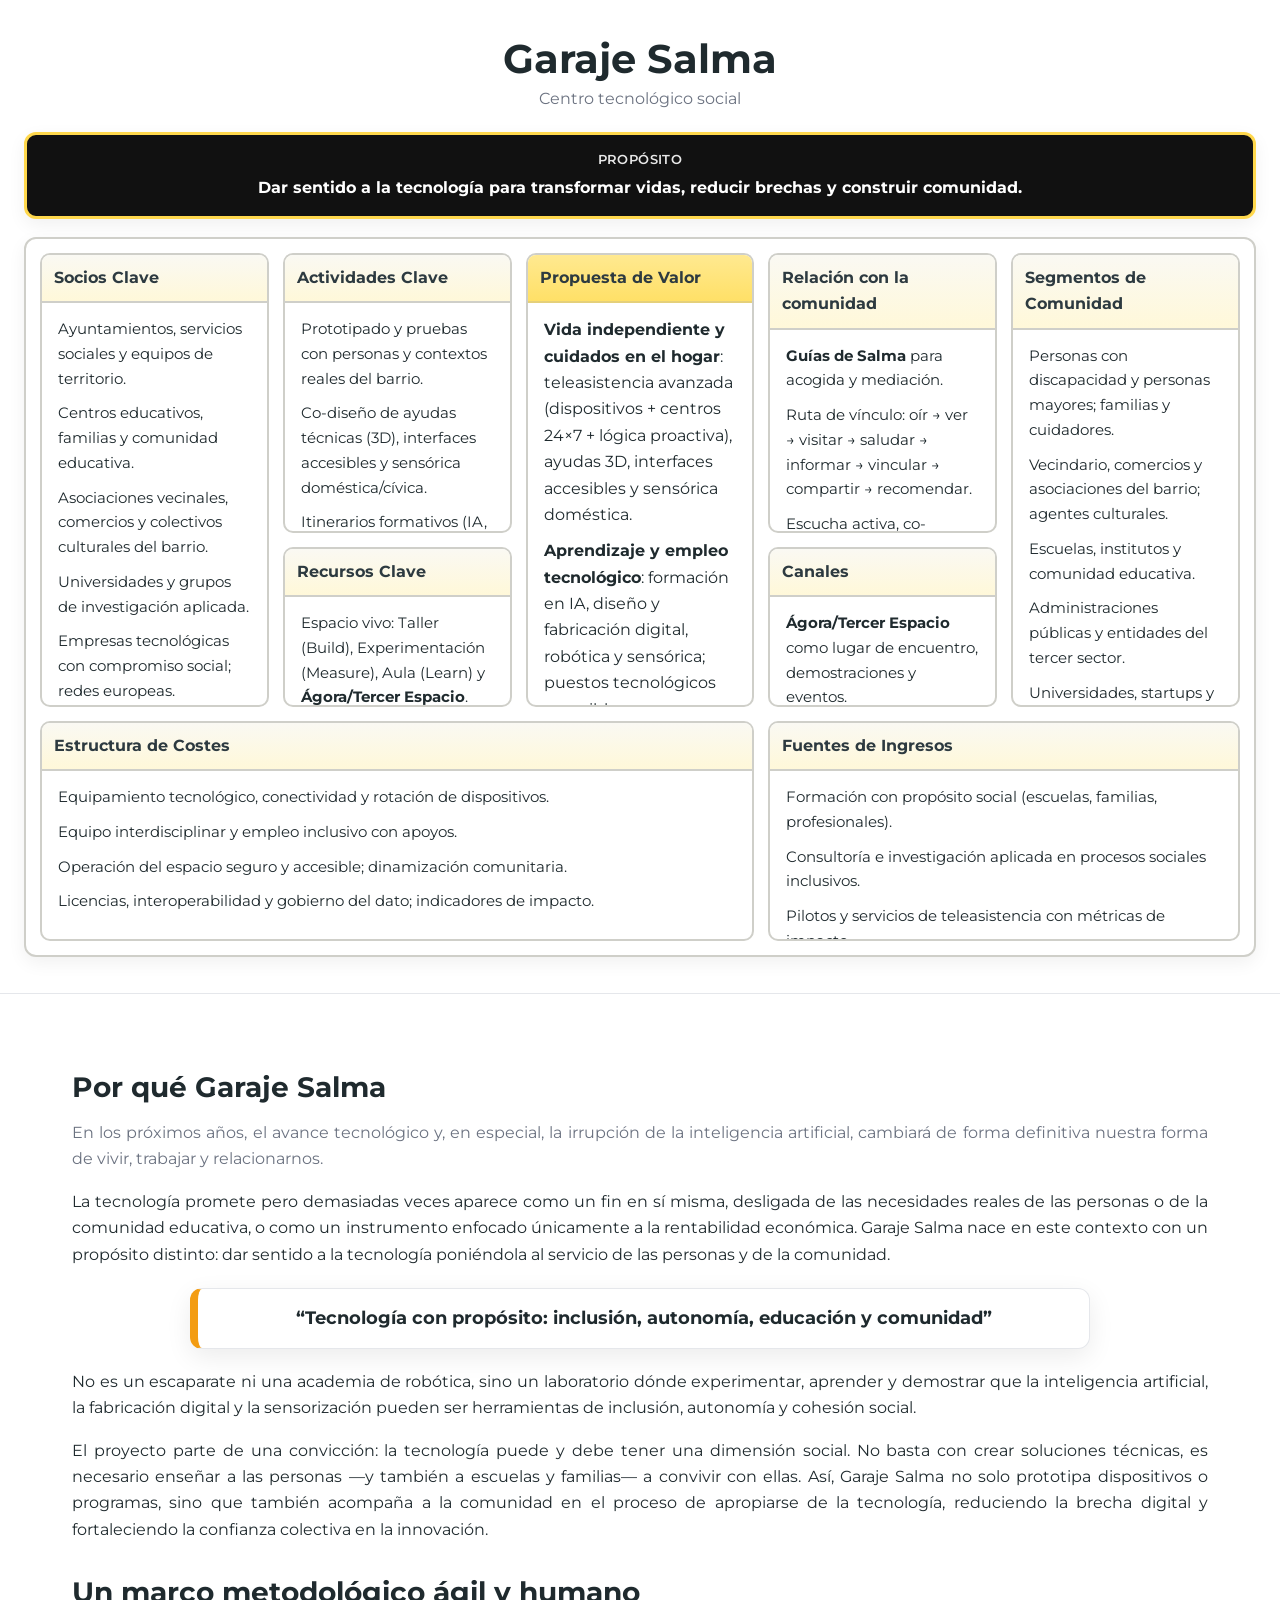
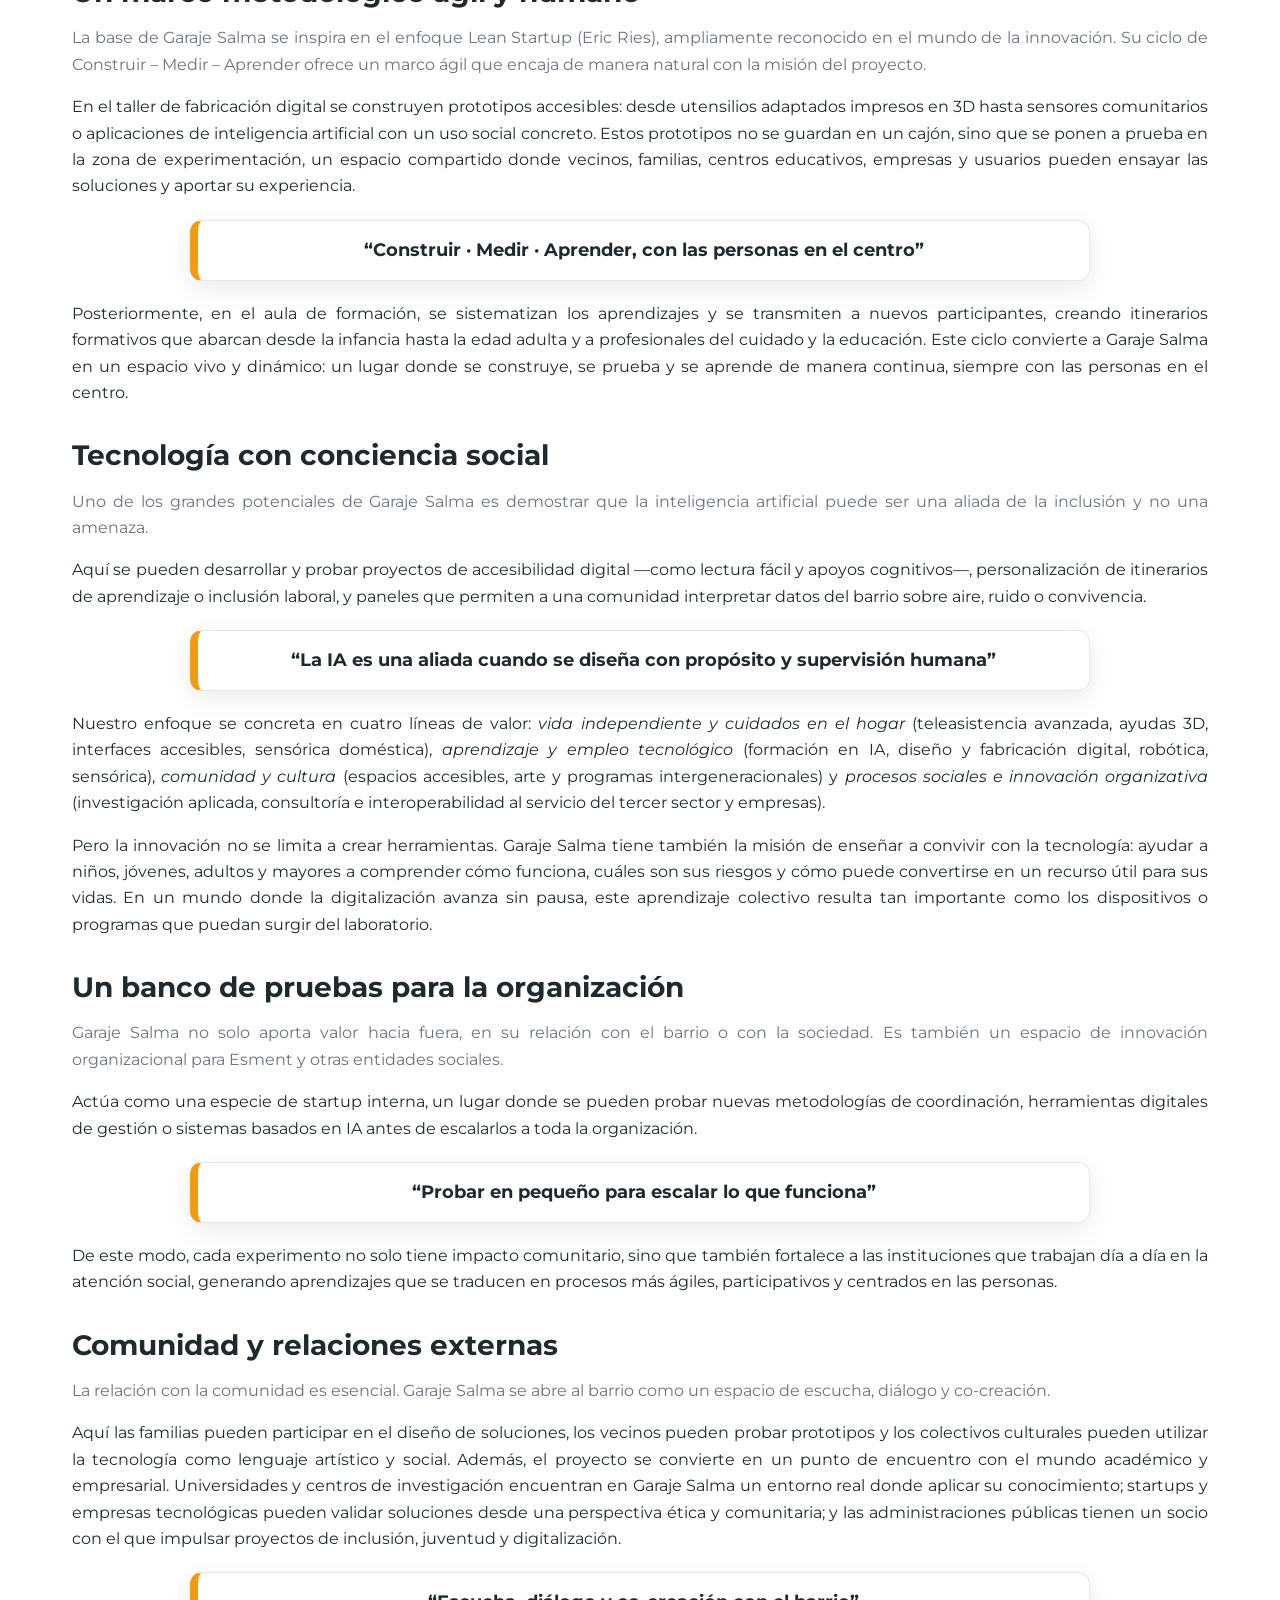
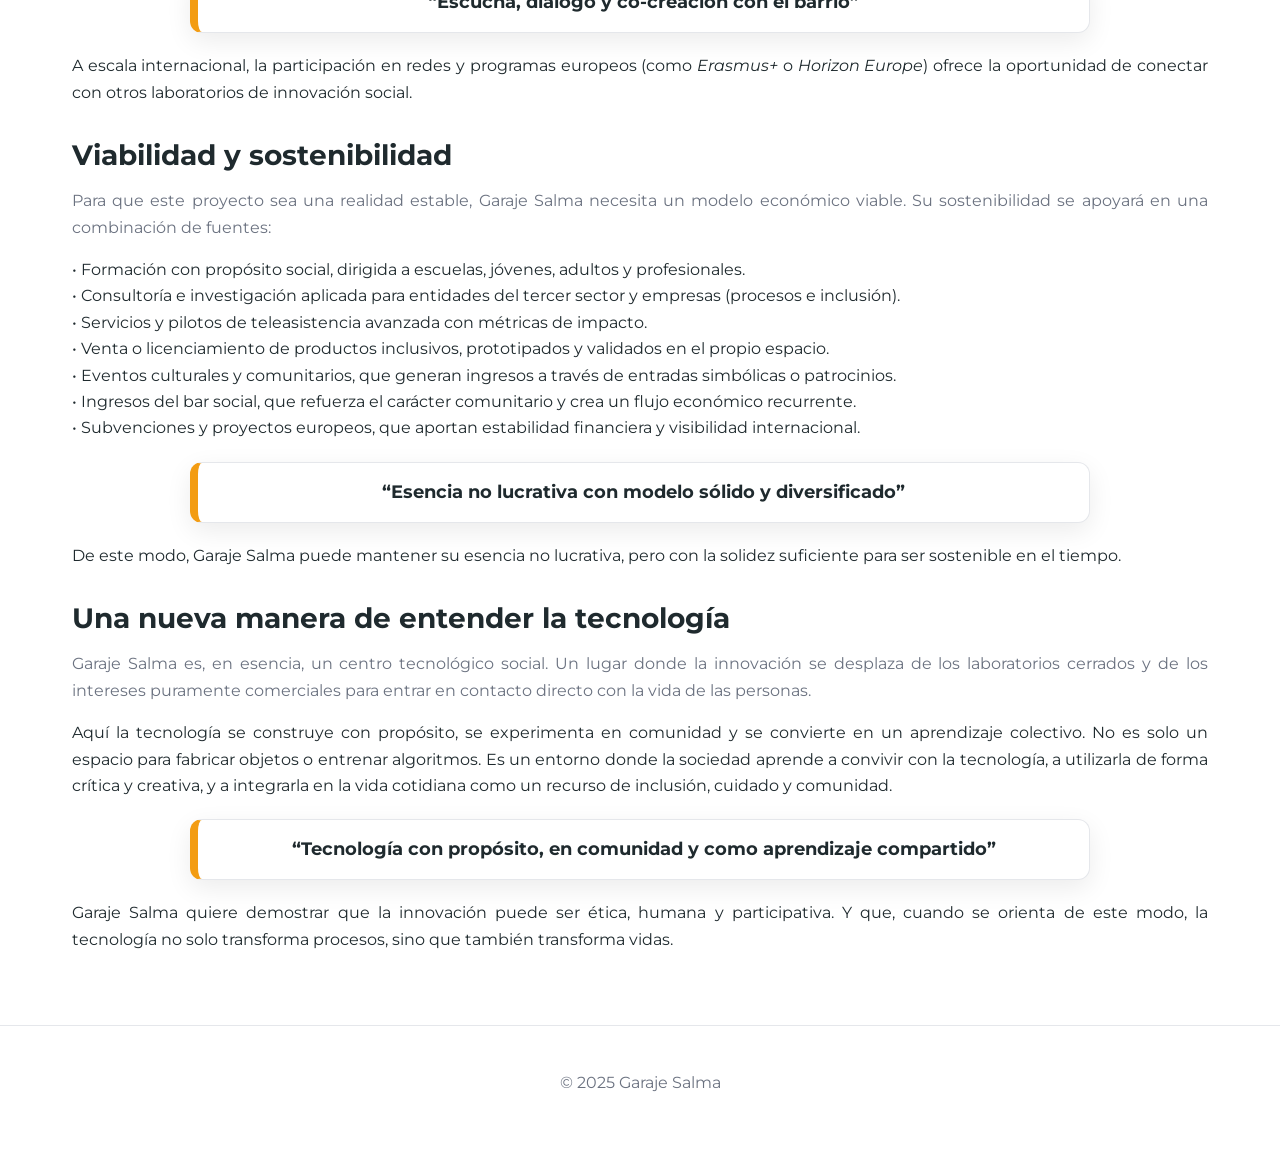
<file: index.html>
<!DOCTYPE html>
<html lang="es">
<head>
  <meta charset="utf-8"/>
  <meta name="viewport" content="width=device-width, initial-scale=1"/>
  <title>Garaje Salma · Presentación</title>

  <!-- Evitar indexación -->
  <meta name="robots" content="noindex, nofollow, noarchive, noimageindex"/>
  <meta name="googlebot" content="noindex, nofollow, noarchive, noimageindex"/>

  <link rel="preconnect" href="https://fonts.googleapis.com"/>
  <link rel="preconnect" href="https://fonts.gstatic.com" crossorigin/>
  <link href="https://fonts.googleapis.com/css2?family=Montserrat:wght@400;600;700&display=swap" rel="stylesheet"/>

  <style>
    /* ============================================================
       BASE
       ============================================================ */
    :root{
      --bg:#f5f6f7;
      --ink:#1f2a2e;
      --muted:#6b7280;
      --brand:#f39c12;        /* Amarillo Esment */
      --stroke:#e5e7eb;
      --card:#ffffff;
      --shadow:0 8px 26px rgba(0,0,0,.08);

      /* Variables del CANVAS original */
      --canvas-bg:#ffffff;
      --canvas-stroke:#cfcfc9;
      --canvas-brand:#FFD84D; /* Amarillo del canvas original */
      --canvas-shadow:0 6px 18px rgba(0,0,0,.06);
    }
    *{box-sizing:border-box}
    html,body{height:100%}
    body{
      margin:0; background:var(--bg); color:var(--ink);
      font:16px/1.65 'Montserrat', system-ui, -apple-system, Segoe UI, Roboto, sans-serif;
      -webkit-font-smoothing:antialiased; -moz-osx-font-smoothing:grayscale;
    }

    /* ============================================================
       CABECERA · TÍTULO + PROPÓSITO + CANVAS FULL-BLEED
       ============================================================ */
    header.hero-canvas{
      position:relative; width:100vw; min-height:100vh; margin:0; padding:0 0 12px 0;
      display:flex; flex-direction:column; justify-content:flex-start; align-items:stretch;
      background:#fff;
    }
    .hero-title{
      width:calc(100% - 48px); margin:18px auto 0; padding:18px 0 6px;
      text-align:center;
    }
    .hero-title h1{
      margin:0 0 4px; font-size:40px; line-height:1.15;
    }
    .hero-title .sub{color:var(--muted); margin:0}
    /* Tira de propósito (estilo canvas) */
    .purpose-strip{
      background:#111; color:#fff; border:3px solid var(--canvas-brand); border-radius:12px;
      padding:14px 18px; font-weight:700; text-align:center; box-shadow:var(--canvas-shadow);
      width:calc(100% - 48px); margin:14px auto 18px;
    }
    .purpose-strip small{
      display:block; font-weight:600; letter-spacing:.4px; opacity:.9; text-transform:uppercase; margin-bottom:4px
    }

    /* =================== CANVAS (exacto) =================== */
    .bmc-grid{
      display:grid; gap:14px;
      grid-template-columns: repeat(5, 1fr);
      grid-template-rows: 280px 160px 220px;
      grid-template-areas:
        "partners activities value relationships segments"
        "partners resources  value channels       segments"
        "costs    costs     costs revenues       revenues";
      border:2px solid var(--canvas-stroke); padding:14px; background:var(--canvas-bg);
      box-shadow:var(--canvas-shadow); border-radius:12px;
      width:calc(100% - 48px); margin:0 auto 24px;
    }
    .cell{border:2px solid var(--canvas-stroke); border-radius:10px; background:#fff; display:flex; flex-direction:column; overflow:hidden}
    .cell .title{padding:10px 12px; font-weight:700; color:#2d3a40; border-bottom:2px solid var(--canvas-stroke); background:linear-gradient(180deg,#faf9f3,#fff8d9)}
    .cell .content{padding:14px 16px; overflow:auto; font-size:15px}
    .cell .content p{margin:0 0 10px 0}

    .partners{grid-area:partners}
    .activities{grid-area:activities}
    .resources{grid-area:resources}
    .value{grid-area:value}
    .relationships{grid-area:relationships}
    .segments{grid-area:segments}
    .channels{grid-area:channels}
    .costs{grid-area:costs}
    .revenues{grid-area:revenues}

    .value .title{background:linear-gradient(180deg,#ffe990,#ffe067); border-bottom-color:#e5d07a}
    .value .content{font-size:16px}

    @media (max-width: 1000px){
      .bmc-grid{grid-template-columns:1fr; grid-template-rows:auto; grid-template-areas:none}
    }

    /* ============================================================
       RELATO A ANCHO CONTROLADO + PULLQUOTES ENTRE PÁRRAFOS
       ============================================================ */
    .narrative{
      width:100%; padding:44px 0 56px; background:#fff; border-top:1px solid var(--stroke);
    }
    .narrative-inner{
      max-width:1200px; margin:0 auto; padding:0 32px;
    }
    .narrative h2{font-size:28px; margin:26px 0 10px}
    .narrative p{margin:.25rem 0 1rem; text-align:justify}
    .narrative .lead{color:var(--muted)}

    .pullquote{
      max-width:900px; margin:20px auto; background:#fff; border:1px solid var(--stroke);
      border-left:8px solid var(--brand); border-radius:12px; padding:16px 20px; box-shadow:var(--shadow);
      font-weight:700; text-align:center;
    }
    .pullquote em{font-style:normal}
    .pullquote .quote{display:block; font-size:18px; line-height:1.5}
    .pullquote .quote::before{content:"“"}
    .pullquote .quote::after{content:"”"}

    footer{padding:28px 18px 40px; text-align:center; color:var(--muted); border-top:1px solid var(--stroke); background:#fff}
  </style>
</head>
<body>

  <!-- ============================================================
       CABECERA: TÍTULO + PROPÓSITO + CANVAS A PANTALLA COMPLETA
       ============================================================ -->
  <header class="hero-canvas" role="banner" aria-label="Garaje Salma · Canvas">
    <div class="hero-title">
      <h1>Garaje Salma</h1>
      <p class="sub">Centro tecnológico social</p>
    </div>

    <div class="purpose-strip" aria-label="Propósito">
      <small>Propósito</small>
      Dar sentido a la tecnología para transformar vidas, reducir brechas y construir comunidad.
    </div>

    <!-- Canvas reforzado en comunidad (partiendo de tu versión) -->
    <section class="bmc-grid" role="grid" aria-label="Canvas Social de Garaje Salma">
      <!-- SOCIOS CLAVE -->
      <section class="cell partners" role="region">
        <div class="title">Socios Clave</div>
        <div class="content">
          <p>Ayuntamientos, servicios sociales y equipos de territorio.</p>
          <p>Centros educativos, familias y comunidad educativa.</p>
          <p>Asociaciones vecinales, comercios y colectivos culturales del barrio.</p>
          <p>Universidades y grupos de investigación aplicada.</p>
          <p>Empresas tecnológicas con compromiso social; redes europeas.</p>
          <p>Servicios de Esment (vivienda, apoyos, empleo) como socios piloto.</p>
        </div>
      </section>

      <!-- ACTIVIDADES CLAVE -->
      <section class="cell activities" role="region">
        <div class="title">Actividades Clave</div>
        <div class="content">
          <p>Prototipado y pruebas con personas y contextos reales del barrio.</p>
          <p>Co-diseño de ayudas técnicas (3D), interfaces accesibles y sensórica doméstica/cívica.</p>
          <p>Itinerarios formativos (IA, diseño digital, robótica, sensórica) para escuelas, familias y profesionales.</p>
          <p>Mapeo de agentes y <strong>itinerario de vínculo comunitario</strong> (oír → ver → visitar → saludar → informar → vincular → compartir → recomendar).</p>
          <p>Teleasistencia avanzada: kits de hogar, lógica proactiva, coordinación con centros 24×7.</p>
          <p>Documentación abierta y transferencia a servicios de Esment cuando aporta valor.</p>
        </div>
      </section>

      <!-- RECURSOS CLAVE -->
      <section class="cell resources" role="region">
        <div class="title">Recursos Clave</div>
        <div class="content">
          <p>Espacio vivo: Taller (Build), Experimentación (Measure), Aula (Learn) y <strong>Ágora/Tercer Espacio</strong>.</p>
          <p><strong>Guías de Salma</strong> (anfitriones y mediadores comunidad–laboratorio).</p>
          <p>Catálogo de dispositivos (pulsadores, caídas, humo/CO/agua, movimiento/aperturas, wearables, pastilleros; pasarelas IP/LTE).</p>
          <p>Plataforma y centros de monitorización para atención 24×7 e interoperabilidad social/sanitaria.</p>
          <p>Protocolos de accesibilidad, ética, privacidad y gobierno del dato; indicadores de impacto comunitario.</p>
        </div>
      </section>

      <!-- PROPUESTA DE VALOR (4 líneas, con foco comunidad) -->
      <section class="cell value" role="region">
        <div class="title">Propuesta de Valor</div>
        <div class="content">
          <p><strong>Vida independiente y cuidados en el hogar</strong>: teleasistencia avanzada (dispositivos + centros 24×7 + lógica proactiva), ayudas 3D, interfaces accesibles y sensórica doméstica.</p>
          <p><strong>Aprendizaje y empleo tecnológico</strong>: formación en IA, diseño y fabricación digital, robótica y sensórica; puestos tecnológicos accesibles con apoyo.</p>
          <p><strong>Comunidad y cultura</strong>: laboratorio ciudadano, arte y datos abiertos de barrio; programas intergeneracionales y convivencia.</p>
          <p><strong>Procesos sociales e innovación organizativa</strong>: investigación aplicada y consultoría para tercer sector y empresas; sandbox para escalar lo que funciona.</p>
        </div>
      </section>

      <!-- RELACIÓN CON LA COMUNIDAD -->
      <section class="cell relationships" role="region">
        <div class="title">Relación con la comunidad</div>
        <div class="content">
          <p><strong>Guías de Salma</strong> para acogida y mediación.</p>
          <p>Ruta de vínculo: oír → ver → visitar → saludar → informar → vincular → compartir → recomendar.</p>
          <p>Escucha activa, co-creación y transparencia de aprendizajes y datos.</p>
        </div>
      </section>

      <!-- SEGMENTOS (COMUNIDAD) -->
      <section class="cell segments" role="region">
        <div class="title">Segmentos de Comunidad</div>
        <div class="content">
          <p>Personas con discapacidad y personas mayores; familias y cuidadores.</p>
          <p>Vecindario, comercios y asociaciones del barrio; agentes culturales.</p>
          <p>Escuelas, institutos y comunidad educativa.</p>
          <p>Administraciones públicas y entidades del tercer sector.</p>
          <p>Universidades, startups y empresas con enfoque ético.</p>
        </div>
      </section>

      <!-- CANALES -->
      <section class="cell channels" role="region">
        <div class="title">Canales</div>
        <div class="content">
          <p><strong>Ágora/Tercer Espacio</strong> como lugar de encuentro, demostraciones y eventos.</p>
          <p>Talleres y programas en escuelas y equipamientos comunitarios.</p>
          <p>Plataformas accesibles y procesos participativos.</p>
          <p>Despliegues modulares de teleasistencia conectados a centro 24×7.</p>
        </div>
      </section>

      <!-- COSTES -->
      <section class="cell costs" role="region">
        <div class="title">Estructura de Costes</div>
        <div class="content">
          <p>Equipamiento tecnológico, conectividad y rotación de dispositivos.</p>
          <p>Equipo interdisciplinar y empleo inclusivo con apoyos.</p>
          <p>Operación del espacio seguro y accesible; dinamización comunitaria.</p>
          <p>Licencias, interoperabilidad y gobierno del dato; indicadores de impacto.</p>
        </div>
      </section>

      <!-- INGRESOS -->
      <section class="cell revenues" role="region">
        <div class="title">Fuentes de Ingresos</div>
        <div class="content">
          <p>Formación con propósito social (escuelas, familias, profesionales).</p>
          <p>Consultoría e investigación aplicada en procesos sociales inclusivos.</p>
          <p>Pilotos y servicios de teleasistencia con métricas de impacto.</p>
          <p>Eventos, residencias culturales y patrocinios; productos inclusivos validados.</p>
          <p>Subvenciones y proyectos europeos.</p>
        </div>
      </section>
    </section>
  </header>

  <!-- ============================================================
       RELATO · ANCHO CONTROLADO, JUSTIFICADO, PULLQUOTES ENTRE PÁRRAFOS
       (se mantiene tu texto)
       ============================================================ -->
  <section class="narrative" id="relato">
    <div class="narrative-inner">
      <!-- Por qué Garaje Salma -->
      <h2>Por qué Garaje Salma</h2>
      <p class="lead">
        En los próximos años, el avance tecnológico y, en especial, la irrupción de la inteligencia artificial, cambiará de forma definitiva nuestra forma de vivir, trabajar y relacionarnos.
      </p>
      <p>
        La tecnología promete pero demasiadas veces aparece como un fin en sí misma, desligada de las necesidades reales de las personas o de la comunidad educativa, o como un instrumento enfocado únicamente a la rentabilidad económica.
        Garaje Salma nace en este contexto con un propósito distinto: dar sentido a la tecnología poniéndola al servicio de las personas y de la comunidad.
      </p>
      <div class="pullquote"><span class="quote">Tecnología con propósito: inclusión, autonomía, educación y comunidad</span></div>
      <p>
        No es un escaparate ni una academia de robótica, sino un laboratorio dónde experimentar, aprender y demostrar que la inteligencia artificial, la fabricación digital y la sensorización pueden ser herramientas de inclusión, autonomía y cohesión social.
      </p>
      <p>
        El proyecto parte de una convicción: la tecnología puede y debe tener una dimensión social. No basta con crear soluciones técnicas, es necesario enseñar a las personas —y también a escuelas y familias— a convivir con ellas.
        Así, Garaje Salma no solo prototipa dispositivos o programas, sino que también acompaña a la comunidad en el proceso de apropiarse de la tecnología, reduciendo la brecha digital y fortaleciendo la confianza colectiva en la innovación.
      </p>

      <!-- Un marco metodológico ágil y humano -->
      <h2>Un marco metodológico ágil y humano</h2>
      <p class="lead">
        La base de Garaje Salma se inspira en el enfoque Lean Startup (Eric Ries), ampliamente reconocido en el mundo de la innovación. Su ciclo de Construir – Medir – Aprender ofrece un marco ágil que encaja de manera natural con la misión del proyecto.
      </p>
      <p>
        En el taller de fabricación digital se construyen prototipos accesibles: desde utensilios adaptados impresos en 3D hasta sensores comunitarios o aplicaciones de inteligencia artificial con un uso social concreto.
        Estos prototipos no se guardan en un cajón, sino que se ponen a prueba en la zona de experimentación, un espacio compartido donde vecinos, familias, centros educativos, empresas y usuarios pueden ensayar las soluciones y aportar su experiencia.
      </p>
      <div class="pullquote"><span class="quote">Construir · Medir · Aprender, con las personas en el centro</span></div>
      <p>
        Posteriormente, en el aula de formación, se sistematizan los aprendizajes y se transmiten a nuevos participantes, creando itinerarios formativos que abarcan desde la infancia hasta la edad adulta y a profesionales del cuidado y la educación.
        Este ciclo convierte a Garaje Salma en un espacio vivo y dinámico: un lugar donde se construye, se prueba y se aprende de manera continua, siempre con las personas en el centro.
      </p>

      <!-- Tecnología con conciencia social -->
      <h2>Tecnología con conciencia social</h2>
      <p class="lead">
        Uno de los grandes potenciales de Garaje Salma es demostrar que la inteligencia artificial puede ser una aliada de la inclusión y no una amenaza.
      </p>
      <p>
        Aquí se pueden desarrollar y probar proyectos de accesibilidad digital —como lectura fácil y apoyos cognitivos—, personalización de itinerarios de aprendizaje o inclusión laboral,
        y paneles que permiten a una comunidad interpretar datos del barrio sobre aire, ruido o convivencia.
      </p>
      <div class="pullquote"><span class="quote">La IA es una aliada cuando se diseña con propósito y supervisión humana</span></div>
      <p>
        Nuestro enfoque se concreta en cuatro líneas de valor: <em>vida independiente y cuidados en el hogar</em> (teleasistencia avanzada, ayudas 3D, interfaces accesibles, sensórica doméstica), 
        <em>aprendizaje y empleo tecnológico</em> (formación en IA, diseño y fabricación digital, robótica, sensórica), 
        <em>comunidad y cultura</em> (espacios accesibles, arte y programas intergeneracionales) y 
        <em>procesos sociales e innovación organizativa</em> (investigación aplicada, consultoría e interoperabilidad al servicio del tercer sector y empresas).
      </p>
      <p>
        Pero la innovación no se limita a crear herramientas. Garaje Salma tiene también la misión de enseñar a convivir con la tecnología: ayudar a niños, jóvenes, adultos y mayores a comprender cómo funciona,
        cuáles son sus riesgos y cómo puede convertirse en un recurso útil para sus vidas. En un mundo donde la digitalización avanza sin pausa, este aprendizaje colectivo resulta tan importante como los dispositivos o programas que puedan surgir del laboratorio.
      </p>

      <!-- Un banco de pruebas para la organización -->
      <h2>Un banco de pruebas para la organización</h2>
      <p class="lead">
        Garaje Salma no solo aporta valor hacia fuera, en su relación con el barrio o con la sociedad. Es también un espacio de innovación organizacional para Esment y otras entidades sociales.
      </p>
      <p>
        Actúa como una especie de startup interna, un lugar donde se pueden probar nuevas metodologías de coordinación, herramientas digitales de gestión o sistemas basados en IA antes de escalarlos a toda la organización.
      </p>
      <div class="pullquote"><span class="quote">Probar en pequeño para escalar lo que funciona</span></div>
      <p>
        De este modo, cada experimento no solo tiene impacto comunitario, sino que también fortalece a las instituciones que trabajan día a día en la atención social, generando aprendizajes que se traducen en procesos más ágiles, participativos y centrados en las personas.
      </p>

      <!-- Comunidad y relaciones externas -->
      <h2>Comunidad y relaciones externas</h2>
      <p class="lead">
        La relación con la comunidad es esencial. Garaje Salma se abre al barrio como un espacio de escucha, diálogo y co-creación.
      </p>
      <p>
        Aquí las familias pueden participar en el diseño de soluciones, los vecinos pueden probar prototipos y los colectivos culturales pueden utilizar la tecnología como lenguaje artístico y social.
        Además, el proyecto se convierte en un punto de encuentro con el mundo académico y empresarial. Universidades y centros de investigación encuentran en Garaje Salma un entorno real donde aplicar su conocimiento;
        startups y empresas tecnológicas pueden validar soluciones desde una perspectiva ética y comunitaria; y las administraciones públicas tienen un socio con el que impulsar proyectos de inclusión, juventud y digitalización.
      </p>
      <div class="pullquote"><span class="quote">Escucha, diálogo y co-creación con el barrio</span></div>
      <p>
        A escala internacional, la participación en redes y programas europeos (como <em>Erasmus+</em> o <em>Horizon Europe</em>) ofrece la oportunidad de conectar con otros laboratorios de innovación social.
      </p>

      <!-- Viabilidad y sostenibilidad -->
      <h2>Viabilidad y sostenibilidad</h2>
      <p class="lead">
        Para que este proyecto sea una realidad estable, Garaje Salma necesita un modelo económico viable. Su sostenibilidad se apoyará en una combinación de fuentes:
      </p>
      <p>
        • Formación con propósito social, dirigida a escuelas, jóvenes, adultos y profesionales.<br/>
        • Consultoría e investigación aplicada para entidades del tercer sector y empresas (procesos e inclusión).<br/>
        • Servicios y pilotos de teleasistencia avanzada con métricas de impacto.<br/>
        • Venta o licenciamiento de productos inclusivos, prototipados y validados en el propio espacio.<br/>
        • Eventos culturales y comunitarios, que generan ingresos a través de entradas simbólicas o patrocinios.<br/>
        • Ingresos del bar social, que refuerza el carácter comunitario y crea un flujo económico recurrente.<br/>
        • Subvenciones y proyectos europeos, que aportan estabilidad financiera y visibilidad internacional.
      </p>
      <div class="pullquote"><span class="quote">Esencia no lucrativa con modelo sólido y diversificado</span></div>
      <p>
        De este modo, Garaje Salma puede mantener su esencia no lucrativa, pero con la solidez suficiente para ser sostenible en el tiempo.
      </p>

      <!-- Cierre -->
      <h2>Una nueva manera de entender la tecnología</h2>
      <p class="lead">
        Garaje Salma es, en esencia, un centro tecnológico social. Un lugar donde la innovación se desplaza de los laboratorios cerrados y de los intereses puramente comerciales para entrar en contacto directo con la vida de las personas.
      </p>
      <p>
        Aquí la tecnología se construye con propósito, se experimenta en comunidad y se convierte en un aprendizaje colectivo. No es solo un espacio para fabricar objetos o entrenar algoritmos. Es un entorno donde la sociedad aprende a convivir con la tecnología, a utilizarla de forma crítica y creativa, y a integrarla en la vida cotidiana como un recurso de inclusión, cuidado y comunidad.
      </p>
      <div class="pullquote"><span class="quote">Tecnología con propósito, en comunidad y como aprendizaje compartido</span></div>
      <p>
        Garaje Salma quiere demostrar que la innovación puede ser ética, humana y participativa. Y que, cuando se orienta de este modo, la tecnología no solo transforma procesos, sino que también transforma vidas.
      </p>
    </div>
  </section>

  <footer>
    <p>&copy; 2025 Garaje Salma</p>
  </footer>
</body>
</html>
</file>
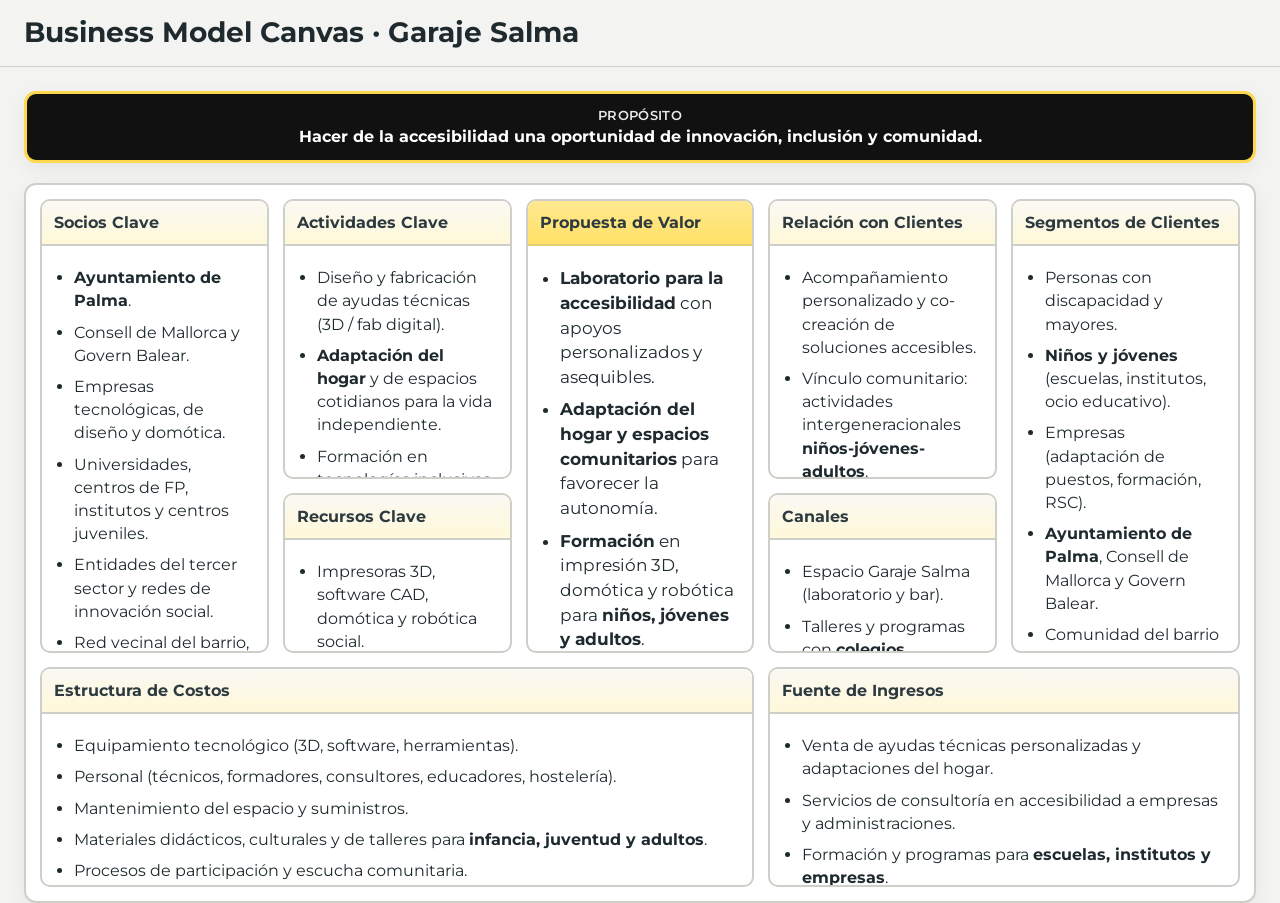
<file: accesibilidad.html>
<!DOCTYPE html>
<html lang="es">
<head>
  <meta charset="utf-8" />
  <meta name="viewport" content="width=device-width, initial-scale=1" />
  <title>Garaje Salma · Business Model Canvas</title>

  <!-- Evitar indexación por buscadores -->
  <meta name="robots" content="noindex, nofollow, noarchive, noimageindex" />
  <meta name="googlebot" content="noindex, nofollow, noarchive, noimageindex" />

  <link rel="preconnect" href="https://fonts.googleapis.com">
  <link rel="preconnect" href="https://fonts.gstatic.com" crossorigin>
  <link href="https://fonts.googleapis.com/css2?family=Montserrat:wght@400;600;700&display=swap" rel="stylesheet">
  <style>
    :root{ --bg:#f3f3f1; --ink:#1f2a2e; --muted:#66737a; --brand:#FFD84D; --stroke:#cfcfc9; --card:#ffffff; --shadow:0 6px 18px rgba(0,0,0,.06); }
    *{box-sizing:border-box}
    html,body{height:100%}
    body{margin:0; background:var(--bg); color:var(--ink); font:16px/1.45 'Montserrat', system-ui, -apple-system, Segoe UI, Roboto, Helvetica, Arial, sans-serif;}

    #app-root + #app-root{display:none !important}

    header{position:sticky; top:0; z-index:1; background:linear-gradient(180deg, rgba(243,243,241,.96), rgba(243,243,241,.86)); border-bottom:1px solid var(--stroke); padding:16px 24px}
    header h1{font-size:28px; line-height:1.2; margin:0}

    main{margin:24px auto 60px; padding:0 24px; width:100%;}

    .purpose-strip{background:#111; color:#fff; border:3px solid var(--brand); border-radius:12px; padding:12px 16px; font-weight:700; text-align:center; box-shadow:var(--shadow); margin-bottom:20px}
    .purpose-strip small{display:block; font-weight:600; letter-spacing:.3px; opacity:.9; text-transform:uppercase}

    .bmc-grid{display:grid; gap:14px; grid-template-columns: repeat(5, 1fr); grid-template-rows: 280px 160px 220px; grid-template-areas:"partners activities value relationships segments" "partners resources value channels segments" "costs costs costs revenues revenues"; border:2px solid var(--stroke); padding:14px; background:var(--card); box-shadow:var(--shadow); border-radius:12px; width:100%;}

    .cell{border:2px solid var(--stroke); border-radius:10px; background:#fff; display:flex; flex-direction:column; overflow:hidden}
    .cell .title{padding:10px 12px; font-weight:700; color:#2d3a40; border-bottom:2px solid var(--stroke); background:linear-gradient(180deg,#faf9f3,#fff8d9)}
    .cell .content{padding:12px 14px; overflow:auto}
    .cell .content ul{margin:0 0 0 18px; padding:0}
    .cell .content li{margin:8px 0}

    .partners{grid-area:partners}
    .activities{grid-area:activities}
    .resources{grid-area:resources}
    .value{grid-area:value}
    .relationships{grid-area:relationships}
    .segments{grid-area:segments}
    .channels{grid-area:channels}
    .costs{grid-area:costs}
    .revenues{grid-area:revenues}

    .value .title{background:linear-gradient(180deg,#ffe990,#ffe067); border-bottom-color:#e5d07a}
    .value .content{font-size:17px}

    @media (max-width: 1000px){
      .bmc-grid{grid-template-columns:1fr; grid-template-rows:auto; grid-template-areas:none}
    }
  </style>
</head>
<body>
  <div id="app-root">
    <header>
      <h1>Business Model Canvas · Garaje Salma</h1>
    </header>

    <main aria-live="polite">
      <div class="purpose-strip"><small>Propósito</small>Hacer de la accesibilidad una oportunidad de innovación, inclusión y comunidad.</div>

      <section class="bmc-grid" role="grid" aria-label="Lienzo Business Model Canvas">
        <section class="cell partners" role="region" aria-labelledby="t-partners">
          <div id="t-partners" class="title">Socios Clave</div>
          <div class="content">
            <ul>
              <li><strong>Ayuntamiento de Palma</strong>.</li>
              <li>Consell de Mallorca y Govern Balear.</li>
              <li>Empresas tecnológicas, de diseño y domótica.</li>
              <li>Universidades, centros de FP, institutos y centros juveniles.</li>
              <li>Entidades del tercer sector y redes de innovación social.</li>
              <li>Red vecinal del barrio, AMPAs y asociaciones culturales y juveniles.</li>
              <li>Agentes culturales locales e internacionales.</li>
            </ul>
          </div>
        </section>

        <section class="cell activities" role="region" aria-labelledby="t-activities">
          <div id="t-activities" class="title">Actividades Clave</div>
          <div class="content">
            <ul>
              <li>Diseño y fabricación de ayudas técnicas (3D / fab digital).</li>
              <li><strong>Adaptación del hogar</strong> y de espacios cotidianos para la vida independiente.</li>
              <li>Formación en tecnologías inclusivas para <strong>niños, jóvenes y adultos</strong>.</li>
              <li>Consultoría de accesibilidad a empresas y administraciones (espacios, productos, puestos de trabajo).</li>
              <li>Investigación y prototipado con universidades.</li>
              <li><strong>Escucha activa y procesos participativos</strong> con la comunidad (mapas de activos, paseos vecinales, talleres).</li>
              <li>Programación cultural codiseñada con el barrio (música, cine, exposiciones, talleres maker).</li>
            </ul>
          </div>
        </section>

        <section class="cell resources" role="region" aria-labelledby="t-resources">
          <div id="t-resources" class="title">Recursos Clave</div>
          <div class="content">
            <ul>
              <li>Impresoras 3D, software CAD, domótica y robótica social.</li>
              <li>Equipo humano: personas con discapacidad formadas, técnicos, formadores, consultores de accesibilidad.</li>
              <li>Educadores y dinamizadores comunitarios para actividades con <strong>infancia y juventud</strong>.</li>
              <li>Espacio Garaje Salma (laboratorio, taller y bar comunitario).</li>
              <li>Marca y confianza Esment; alianzas educativas, institucionales y culturales.</li>
              <li>Plataformas digitales para mapeo de activos y comunicación multicanal.</li>
            </ul>
          </div>
        </section>

        <section class="cell value" role="region" aria-labelledby="t-value">
          <div id="t-value" class="title">Propuesta de Valor</div>
          <div class="content">
            <ul>
              <li><strong>Laboratorio para la accesibilidad</strong> con apoyos personalizados y asequibles.</li>
              <li><strong>Adaptación del hogar y espacios comunitarios</strong> para favorecer la autonomía.</li>
              <li><strong>Formación</strong> en impresión 3D, domótica y robótica para <strong>niños, jóvenes y adultos</strong>.</li>
              <li><strong>Consultoría</strong> de accesibilidad para empresas, administraciones y espacios públicos.</li>
              <li><strong>Bar social</strong> y actividades culturales que conectan a <strong>vecindario, infancia y juventud</strong> en torno a la comunidad.</li>
              <li><strong>Empleo inclusivo</strong> en sectores tecnológicos emergentes.</li>
              <li><strong>Visibilización y cambio de mirada</strong> sobre la discapacidad a través del arte y la cultura.</li>
            </ul>
          </div>
        </section>

        <section class="cell relationships" role="region" aria-labelledby="t-relationships">
          <div id="t-relationships" class="title">Relación con Clientes</div>
          <div class="content">
            <ul>
              <li>Acompañamiento personalizado y co-creación de soluciones accesibles.</li>
              <li>Vínculo comunitario: actividades intergeneracionales <strong>niños-jóvenes-adultos</strong>.</li>
              <li><strong>Escucha activa</strong> de vecinos, asociaciones y colectivos para definir actividades y apoyos.</li>
              <li>Servicios profesionales y de confianza para empresas (adaptación de puestos, consultoría) y administraciones.</li>
              <li><strong>Relación cultural</strong>: nuevas narrativas y arte como medio de comunicación y sensibilización.</li>
            </ul>
          </div>
        </section>

        <section class="cell segments" role="region" aria-labelledby="t-segments">
          <div id="t-segments" class="title">Segmentos de Clientes</div>
          <div class="content">
            <ul>
              <li>Personas con discapacidad y mayores.</li>
              <li><strong>Niños y jóvenes</strong> (escuelas, institutos, ocio educativo).</li>
              <li>Empresas (adaptación de puestos, formación, RSC).</li>
              <li><strong>Ayuntamiento de Palma</strong>, Consell de Mallorca y Govern Balear.</li>
              <li>Comunidad del barrio y entidades sociales y culturales.</li>
            </ul>
          </div>
        </section>

        <section class="cell channels" role="region" aria-labelledby="t-channels">
          <div id="t-channels" class="title">Canales</div>
          <div class="content">
            <ul>
              <li>Espacio Garaje Salma (laboratorio y bar).</li>
              <li>Talleres y programas con <strong>colegios, institutos y centros juveniles</strong>.</li>
              <li>Formación dual y actividades extraescolares STEM inclusivo.</li>
              <li>Consultoría directa a empresas y administraciones.</li>
              <li>Web y redes de Esment; alianzas con AMPAs, asociaciones juveniles y agentes culturales.</li>
              <li>Campañas multicanal y uso del arte como vector de comunicación comunitaria.</li>
            </ul>
          </div>
        </section>

        <section class="cell costs" role="region" aria-labelledby="t-costs">
          <div id="t-costs" class="title">Estructura de Costos</div>
          <div class="content">
            <ul>
              <li>Equipamiento tecnológico (3D, software, herramientas).</li>
              <li>Personal (técnicos, formadores, consultores, educadores, hostelería).</li>
              <li>Mantenimiento del espacio y suministros.</li>
              <li>Materiales didácticos, culturales y de talleres para <strong>infancia, juventud y adultos</strong>.</li>
              <li>Procesos de participación y escucha comunitaria.</li>
              <li>Comunicación, campañas y eventos culturales.</li>
            </ul>
          </div>
        </section>

        <section class="cell revenues" role="region" aria-labelledby="t-revenues">
          <div id="t-revenues" class="title">Fuente de Ingresos</div>
          <div class="content">
            <ul>
              <li>Venta de ayudas técnicas personalizadas y adaptaciones del hogar.</li>
              <li>Servicios de consultoría en accesibilidad a empresas y administraciones.</li>
              <li>Formación y programas para <strong>escuelas, institutos y empresas</strong>.</li>
              <li>Subvenciones y convenios públicos (innovación, juventud, cultura, accesibilidad).</li>
              <li>Ingresos del bar social y programación cultural participativa.</li>
              <li>Festivales y proyectos culturales colaborativos.</li>
            </ul>
          </div>
        </section>
      </section>
    </main>
  </div>

  <script>
    document.addEventListener('DOMContentLoaded', () => {
      const apps = document.querySelectorAll('#app-root');
      for (let i = 1; i < apps.length; i++) apps[i].remove();
    });
  </script>
</body>
</html>
</file>
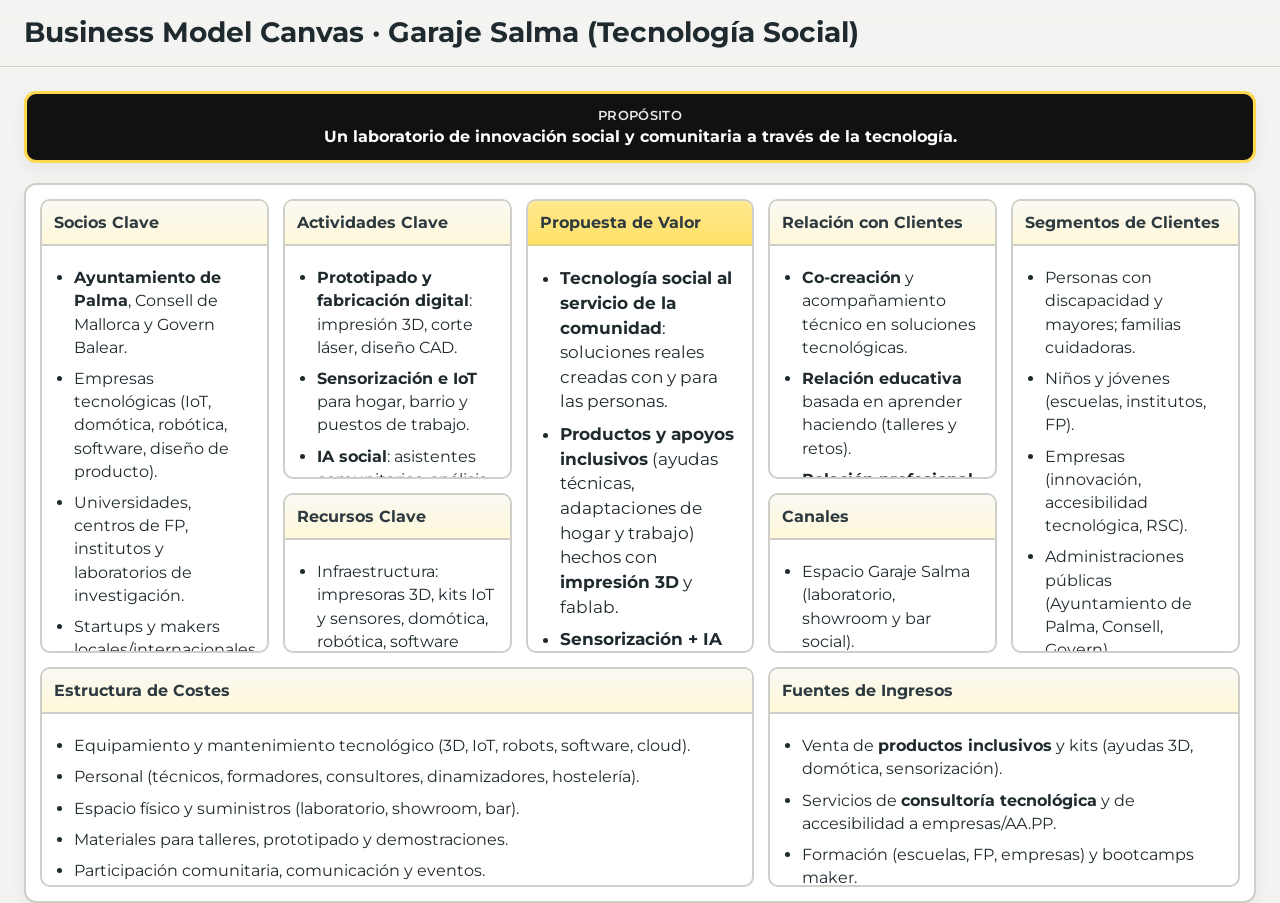
<file: tecnologia.html>
<!DOCTYPE html>
<html lang="es">
<head>
  <meta charset="utf-8" />
  <meta name="viewport" content="width=device-width, initial-scale=1" />
  <title>Garaje Salma · Business Model Canvas (Tecnología)</title>

  <!-- Evitar indexación en buscadores -->
  <meta name="robots" content="noindex, nofollow, noarchive, noimageindex" />
  <meta name="googlebot" content="noindex, nofollow, noarchive, noimageindex" />

  <link rel="preconnect" href="https://fonts.googleapis.com">
  <link rel="preconnect" href="https://fonts.gstatic.com" crossorigin>
  <link href="https://fonts.googleapis.com/css2?family=Montserrat:wght@400;600;700&display=swap" rel="stylesheet">
  <style>
    :root{ --bg:#f3f3f1; --ink:#1f2a2e; --muted:#66737a; --brand:#FFD84D; --stroke:#cfcfc9; --card:#ffffff; --shadow:0 6px 18px rgba(0,0,0,.06); }
    *{box-sizing:border-box}
    html,body{height:100%}
    body{margin:0; background:var(--bg); color:var(--ink); font:16px/1.45 'Montserrat', system-ui, -apple-system, Segoe UI, Roboto, Helvetica, Arial, sans-serif;}

    #app-root + #app-root{display:none !important}

    header{position:sticky; top:0; z-index:1; background:linear-gradient(180deg, rgba(243,243,241,.96), rgba(243,243,241,.86)); border-bottom:1px solid var(--stroke); padding:16px 24px}
    header h1{font-size:28px; line-height:1.2; margin:0}

    main{margin:24px auto 60px; padding:0 24px; width:100%;}

    .purpose-strip{background:#111; color:#fff; border:3px solid var(--brand); border-radius:12px; padding:12px 16px; font-weight:700; text-align:center; box-shadow:var(--shadow); margin-bottom:20px}
    .purpose-strip small{display:block; font-weight:600; letter-spacing:.3px; opacity:.9; text-transform:uppercase}

    .bmc-grid{
      display:grid; gap:14px;
      grid-template-columns: repeat(5, 1fr);
      grid-template-rows: 280px 160px 220px;
      grid-template-areas:
        "partners activities value relationships segments"
        "partners resources  value channels       segments"
        "costs    costs     costs revenues       revenues";
      border:2px solid var(--stroke); padding:14px; background:var(--card);
      box-shadow:var(--shadow); border-radius:12px; width:100%;
    }

    .cell{border:2px solid var(--stroke); border-radius:10px; background:#fff; display:flex; flex-direction:column; overflow:hidden}
    .cell .title{padding:10px 12px; font-weight:700; color:#2d3a40; border-bottom:2px solid var(--stroke); background:linear-gradient(180deg,#faf9f3,#fff8d9)}
    .cell .content{padding:12px 14px; overflow:auto}
    .cell .content ul{margin:0 0 0 18px; padding:0}
    .cell .content li{margin:8px 0}

    .partners{grid-area:partners}
    .activities{grid-area:activities}
    .resources{grid-area:resources}
    .value{grid-area:value}
    .relationships{grid-area:relationships}
    .segments{grid-area:segments}
    .channels{grid-area:channels}
    .costs{grid-area:costs}
    .revenues{grid-area:revenues}

    .value .title{background:linear-gradient(180deg,#ffe990,#ffe067); border-bottom-color:#e5d07a}
    .value .content{font-size:17px}

    @media (max-width: 1000px){
      .bmc-grid{grid-template-columns:1fr; grid-template-rows:auto; grid-template-areas:none}
    }
  </style>
</head>
<body>
  <div id="app-root">
    <header>
      <h1>Business Model Canvas · Garaje Salma (Tecnología Social)</h1>
    </header>

    <main aria-live="polite">
      <div class="purpose-strip">
        <small>Propósito</small>
        Un laboratorio de innovación social y comunitaria a través de la tecnología.
      </div>

      <section class="bmc-grid" role="grid" aria-label="Lienzo Business Model Canvas (Tecnología)">
        <!-- SOCIOS CLAVE -->
        <section class="cell partners" role="region" aria-labelledby="t-partners">
          <div id="t-partners" class="title">Socios Clave</div>
          <div class="content">
            <ul>
              <li><strong>Ayuntamiento de Palma</strong>, Consell de Mallorca y Govern Balear.</li>
              <li>Empresas tecnológicas (IoT, domótica, robótica, software, diseño de producto).</li>
              <li>Universidades, centros de FP, institutos y laboratorios de investigación.</li>
              <li>Startups y makers locales/internacionales (innovación abierta).</li>
              <li>Entidades del tercer sector y redes de innovación social.</li>
              <li>Agentes culturales y comunitarios (casals de barri, AMPAs, colectivos artísticos).</li>
              <li>Plataformas y programas europeos (Erasmus+, Horizon Europe).</li>
            </ul>
          </div>
        </section>

        <!-- ACTIVIDADES CLAVE -->
        <section class="cell activities" role="region" aria-labelledby="t-activities">
          <div id="t-activities" class="title">Actividades Clave</div>
          <div class="content">
            <ul>
              <li><strong>Prototipado y fabricación digital</strong>: impresión 3D, corte láser, diseño CAD.</li>
              <li><strong>Sensorización e IoT</strong> para hogar, barrio y puestos de trabajo.</li>
              <li><strong>IA social</strong>: asistentes comunitarios, análisis de necesidades, accesibilidad (subtitulado/voz).</li>
              <li><strong>Formación tecnológica</strong> (niños, jóvenes y adultos): maker, robótica, domótica, STEAM.</li>
              <li><strong>Showroom demostrativo</strong>: hogar accesible, oficina inclusiva, barrio inteligente.</li>
              <li><strong>Consultoría tecnológica y de accesibilidad</strong> a empresas y administraciones.</li>
              <li>Investigación aplicada con universidades y startups.</li>
              <li>Procesos de escucha comunitaria y programación cultural participativa.</li>
            </ul>
          </div>
        </section>

        <!-- RECURSOS CLAVE -->
        <section class="cell resources" role="region" aria-labelledby="t-resources">
          <div id="t-resources" class="title">Recursos Clave</div>
          <div class="content">
            <ul>
              <li>Infraestructura: impresoras 3D, kits IoT y sensores, domótica, robótica, software CAD.</li>
              <li>Plataformas digitales e <strong>IA social</strong> (bots, paneles de datos comunitarios).</li>
              <li>Equipo humano: makers, técnicos, formadores, consultores de accesibilidad, dinamizadores.</li>
              <li>Espacio Garaje Salma: laboratorio, taller, showroom y bar social.</li>
              <li>Marca y confianza Esment; red institucional, educativa y cultural.</li>
            </ul>
          </div>
        </section>

        <!-- PROPUESTA DE VALOR -->
        <section class="cell value" role="region" aria-labelledby="t-value">
          <div id="t-value" class="title">Propuesta de Valor</div>
          <div class="content">
            <ul>
              <li><strong>Tecnología social al servicio de la comunidad</strong>: soluciones reales creadas con y para las personas.</li>
              <li><strong>Productos y apoyos inclusivos</strong> (ayudas técnicas, adaptaciones de hogar y trabajo) hechos con <strong>impresión 3D</strong> y fablab.</li>
              <li><strong>Sensorización + IA social</strong> para convertir datos en decisiones y apoyos personalizados.</li>
              <li><strong>Formación tecnológica</strong> intergeneracional: competencias digitales y maker.</li>
              <li><strong>Showroom vivo</strong> que demuestra casas, oficinas y barrios inclusivos.</li>
              <li><strong>Innovación abierta</strong> con universidades, startups y vecinos.</li>
              <li><strong>Bar social y cultural</strong> como espacio de encuentro con precios populares.</li>
            </ul>
          </div>
        </section>

        <!-- RELACIÓN CON CLIENTES -->
        <section class="cell relationships" role="region" aria-labelledby="t-relationships">
          <div id="t-relationships" class="title">Relación con Clientes</div>
          <div class="content">
            <ul>
              <li><strong>Co-creación</strong> y acompañamiento técnico en soluciones tecnológicas.</li>
              <li><strong>Relación educativa</strong> basada en aprender haciendo (talleres y retos).</li>
              <li><strong>Relación profesional</strong> con empresas y administraciones (proyectos, SLAs).</li>
              <li><strong>Relación cultural y comunitaria</strong> (eventos, arte y datos del barrio en abierto).</li>
              <li>Transparencia y confianza: paneles de datos y resultados visibles.</li>
            </ul>
          </div>
        </section>

        <!-- SEGMENTOS DE CLIENTES -->
        <section class="cell segments" role="region" aria-labelledby="t-segments">
          <div id="t-segments" class="title">Segmentos de Clientes</div>
          <div class="content">
            <ul>
              <li>Personas con discapacidad y mayores; familias cuidadoras.</li>
              <li>Niños y jóvenes (escuelas, institutos, FP).</li>
              <li>Empresas (innovación, accesibilidad tecnológica, RSC).</li>
              <li>Administraciones públicas (Ayuntamiento de Palma, Consell, Govern).</li>
              <li>Comunidad del barrio y entidades sociales/culturales.</li>
              <li>Universidades, centros de investigación y startups.</li>
            </ul>
          </div>
        </section>

        <!-- CANALES -->
        <section class="cell channels" role="region" aria-labelledby="t-channels">
          <div id="t-channels" class="title">Canales</div>
          <div class="content">
            <ul>
              <li>Espacio Garaje Salma (laboratorio, showroom y bar social).</li>
              <li>Talleres y programas en centros educativos y FP.</li>
              <li>Consultoría y proyectos llave en mano para empresas y administraciones.</li>
              <li>Plataformas digitales e <strong>IA social</strong> (apps, bots, panel de datos comunitarios).</li>
              <li>Web y redes de Esment; eventos culturales y ferias tecnológicas.</li>
            </ul>
          </div>
        </section>

        <!-- COSTES -->
        <section class="cell costs" role="region" aria-labelledby="t-costs">
          <div id="t-costs" class="title">Estructura de Costes</div>
          <div class="content">
            <ul>
              <li>Equipamiento y mantenimiento tecnológico (3D, IoT, robots, software, cloud).</li>
              <li>Personal (técnicos, formadores, consultores, dinamizadores, hostelería).</li>
              <li>Espacio físico y suministros (laboratorio, showroom, bar).</li>
              <li>Materiales para talleres, prototipado y demostraciones.</li>
              <li>Participación comunitaria, comunicación y eventos.</li>
              <li>Investigación y desarrollo (pilotos, pruebas con usuarios).</li>
            </ul>
          </div>
        </section>

        <!-- INGRESOS -->
        <section class="cell revenues" role="region" aria-labelledby="t-revenues">
          <div id="t-revenues" class="title">Fuentes de Ingresos</div>
          <div class="content">
            <ul>
              <li>Venta de <strong>productos inclusivos</strong> y kits (ayudas 3D, domótica, sensorización).</li>
              <li>Servicios de <strong>consultoría tecnológica</strong> y de accesibilidad a empresas/AA.PP.</li>
              <li>Formación (escuelas, FP, empresas) y bootcamps maker.</li>
              <li>Subvenciones y convenios (innovación, juventud, accesibilidad, cultura).</li>
              <li>Ingresos del <strong>bar social</strong> y de eventos culturales/tecnológicos.</li>
              <li>Proyectos europeos y colaboraciones con universidades/startups.</li>
            </ul>
          </div>
        </section>
      </section>
    </main>
  </div>

  <script>
    document.addEventListener('DOMContentLoaded', () => {
      const apps = document.querySelectorAll('#app-root');
      for (let i = 1; i < apps.length; i++) apps[i].remove();
    });
  </script>
</body>
</html>
</file>
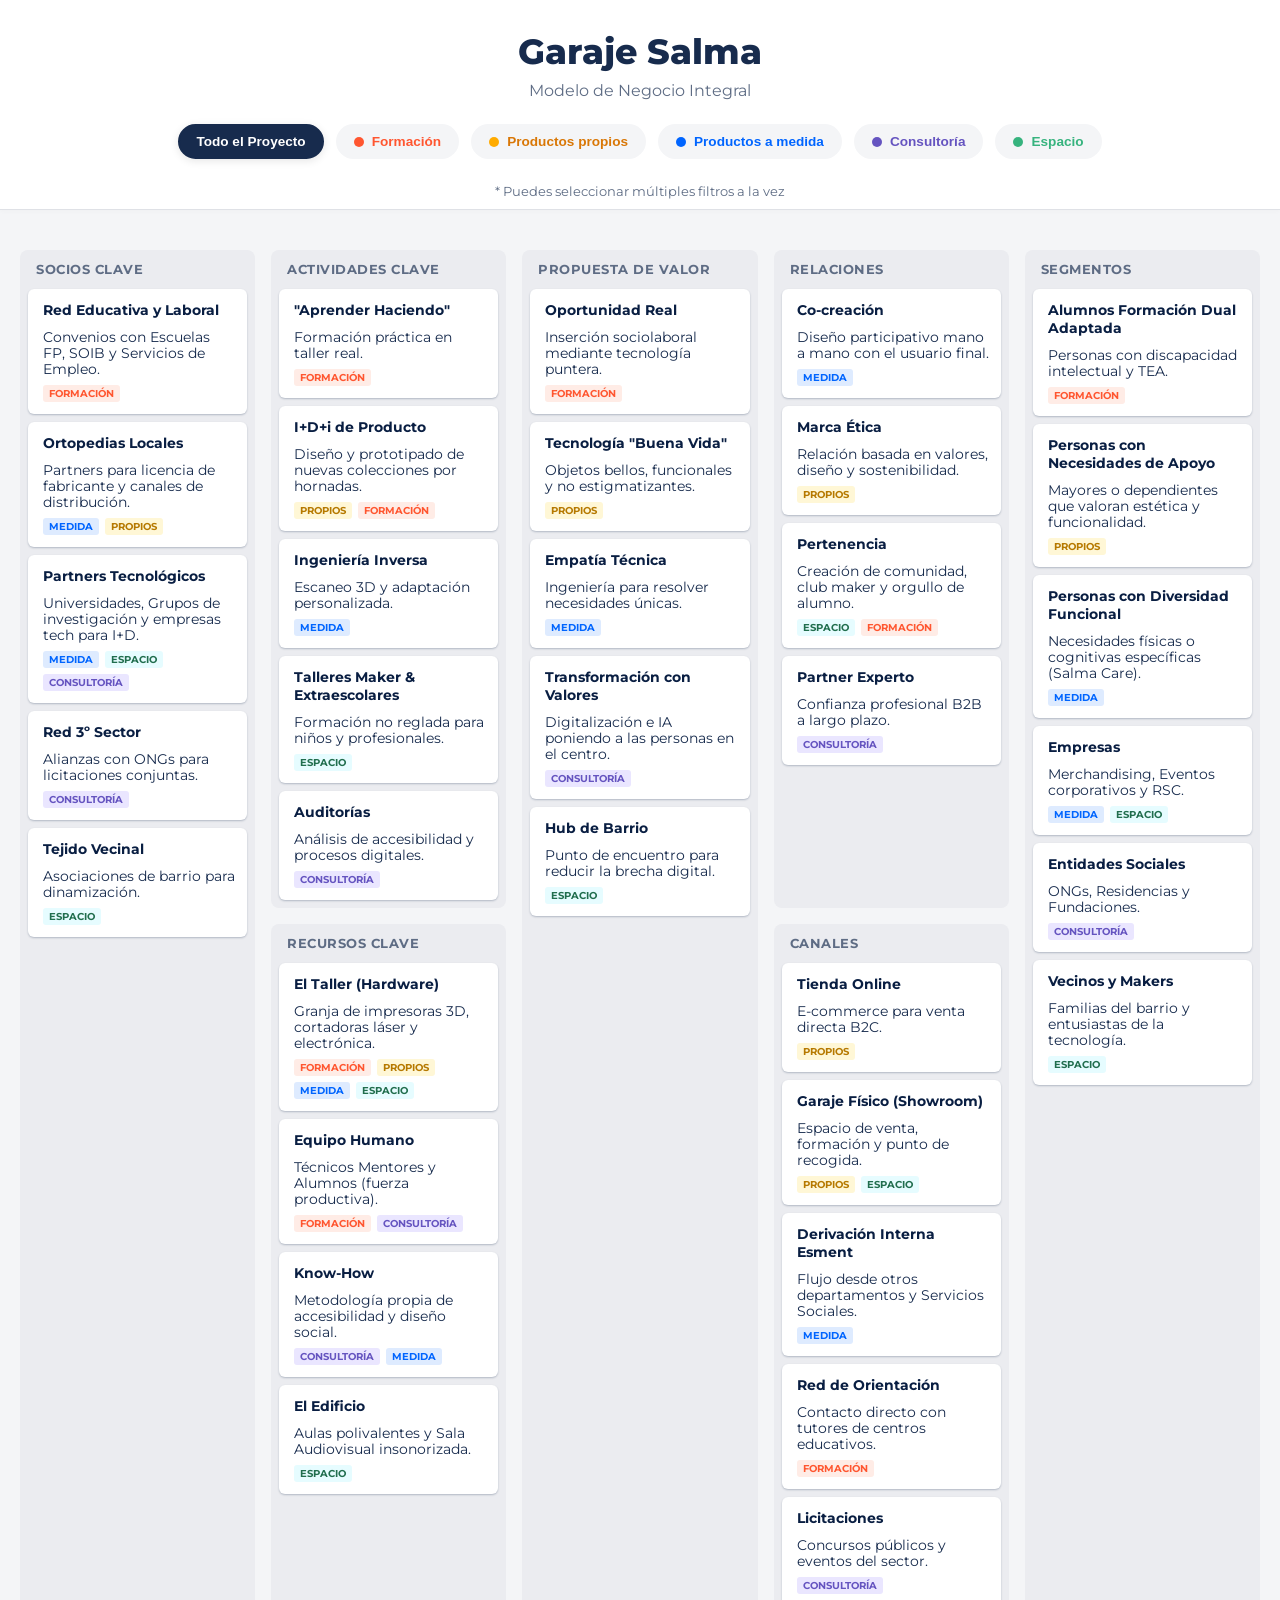
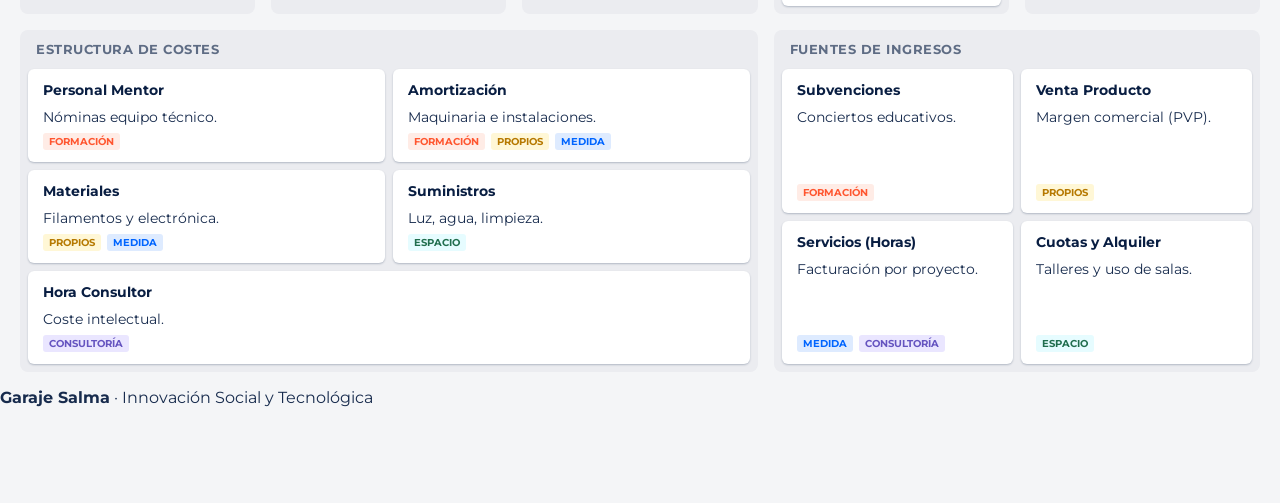
<file: canvas/modelo_negocio.html>
<!DOCTYPE html>
<html lang="es">
<head>
  <meta charset="utf-8"/>
  <meta name="viewport" content="width=device-width, initial-scale=1"/>
  <title>Garaje Salma · Business Model Canvas (Multifiltro)</title>

  <meta name="robots" content="noindex, nofollow"/>
  <link rel="preconnect" href="https://fonts.googleapis.com"/>
  <link rel="preconnect" href="https://fonts.gstatic.com" crossorigin/>
  <link href="https://fonts.googleapis.com/css2?family=Montserrat:wght@400;500;600;700&display=swap" rel="stylesheet"/>

  <style>
    /* ============================================================
       VARIABLES DE COLOR (NUEVA NOMENCLATURA)
       ============================================================ */
    :root {
      --bg: #f4f5f7;
      --ink: #172b4d;
      --muted: #5e6c84;
      
      /* 1. FORMACIÓN (Antes Cantera) - Rojo */
      --c-formacion: #ff5630;    
      --c-formacion-bg: #ffece6;
      
      /* 2. PRODUCTOS PROPIOS (Antes Vida) - Amarillo */
      --c-propios: #ffab00;       
      --c-propios-bg: #fff7d6;
      
      /* 3. PRODUCTOS A MEDIDA (Antes Lab) - Azul */
      --c-medida: #0065ff;        
      --c-medida-bg: #deebff;
      
      /* 4. CONSULTORÍA (Antes Consulting) - Violeta */
      --c-consultoria: #6554c0; 
      --c-consultoria-bg: #eae6ff;
      
      /* 5. ESPACIO (Igual) - Verde */
      --c-espacio: #36b37e;    
      --c-espacio-bg: #e6fcff;
      
      /* Estructural */
      --card-bg: #ffffff;
      --border: #dfe1e6;
    }

    * { box-sizing: border-box; }
    
    body {
      margin: 0; 
      background: var(--bg); 
      color: var(--ink);
      font-family: 'Montserrat', sans-serif;
      padding-bottom: 80px;
    }

    /* ============================================================
       CABECERA
       ============================================================ */
    header {
      background: #fff;
      padding: 30px 20px 10px;
      border-bottom: 1px solid var(--border);
      margin-bottom: 40px;
      box-shadow: 0 2px 4px rgba(0,0,0,0.02);
    }

    .header-content {
      max-width: 1600px;
      margin: 0 auto;
      text-align: center;
    }

    h1 { margin: 0 0 8px; font-size: 2.2rem; font-weight: 800; color: var(--ink); }
    .sub { color: var(--muted); margin: 0 0 24px; font-size: 1rem; }

    /* ============================================================
       LEYENDA INTERACTIVA (MULTIFILTRO)
       ============================================================ */
    .legend-container {
      display: flex;
      flex-wrap: wrap;
      justify-content: center;
      gap: 12px;
      padding-bottom: 20px;
    }

    .filter-btn {
      border: 2px solid transparent;
      background: #f4f5f7;
      padding: 8px 16px;
      border-radius: 20px;
      cursor: pointer;
      font-weight: 600;
      font-size: 0.85rem;
      color: var(--muted);
      display: flex;
      align-items: center;
      gap: 8px;
      transition: all 0.2s ease;
      user-select: none;
    }

    .filter-btn:hover { background: #ebecf0; color: var(--ink); transform: translateY(-1px); }
    
    /* Estado activo (seleccionado) */
    .filter-btn.active {
      background: #fff;
      border-color: currentColor; /* Toma el color del texto/borde definido inline */
      color: var(--ink);
      box-shadow: 0 2px 8px rgba(0,0,0,0.1);
    }

    /* Botón "Todo" especial */
    .filter-btn[data-category="all"].active {
      border-color: var(--ink);
      background: var(--ink);
      color: #fff;
    }

    .dot { width: 10px; height: 10px; border-radius: 50%; display: inline-block; }

    /* ============================================================
       GRID DEL MODELO CANVAS
       ============================================================ */
    .bmc-container { max-width: 1600px; margin: 0 auto; padding: 0 20px; }

    .bmc-grid {
      display: grid;
      gap: 16px;
      grid-template-columns: repeat(5, 1fr); 
      grid-template-areas:
        "partners activities value relationships segments"
        "partners resources  value channels      segments"
        "costs    costs      costs revenues      revenues";
    }

    .cell {
      background: #ebecf0; 
      border-radius: 8px;
      display: flex;
      flex-direction: column;
      min-height: 240px;
    }
    
    .partners { grid-area: partners; }
    .activities { grid-area: activities; }
    .resources { grid-area: resources; }
    .value { grid-area: value; }
    .relationships { grid-area: relationships; }
    .segments { grid-area: segments; }
    .channels { grid-area: channels; }
    .costs { grid-area: costs; }
    .revenues { grid-area: revenues; }

    .cell-header {
      padding: 12px 16px;
      font-size: 0.8rem;
      font-weight: 700;
      text-transform: uppercase;
      color: var(--muted);
      letter-spacing: 0.5px;
    }

    .cell-body {
      padding: 0 8px 8px 8px;
      display: flex;
      flex-direction: column;
      gap: 8px;
      flex-grow: 1;
    }

    /* ============================================================
       TARJETAS DE DATOS (CARDS)
       ============================================================ */
    .card {
      background: var(--card-bg);
      padding: 12px;
      border-radius: 6px;
      box-shadow: 0 1px 2px rgba(9, 30, 66, 0.25);
      font-size: 0.85rem;
      color: var(--ink);
      display: flex;
      flex-direction: column;
      gap: 8px;
      transition: opacity 0.3s ease, transform 0.3s ease;
      border-left: 3px solid transparent; 
    }

    .card.hidden {
      display: none;
    }

    .card strong {
      display: block;
      font-size: 0.9rem;
      margin-bottom: 2px;
      color: #091e42;
    }

    /* Etiquetas (Tags) dentro de las tarjetas */
    .tags {
      display: flex;
      gap: 6px;
      flex-wrap: wrap;
      margin-top: auto; /* Empuja los tags al final si la tarjeta crece */
    }

    .tag {
      font-size: 0.65rem;
      font-weight: 700;
      padding: 2px 6px;
      border-radius: 3px;
      text-transform: uppercase;
    }

    /* Colores de las etiquetas */
    .tag.formacion { background: var(--c-formacion-bg); color: var(--c-formacion); }
    .tag.propios { background: var(--c-propios-bg); color: #b67900; } 
    .tag.medida { background: var(--c-medida-bg); color: var(--c-medida); }
    .tag.consultoria { background: var(--c-consultoria-bg); color: var(--c-consultoria); }
    .tag.espacio { background: var(--c-espacio-bg); color: #216e4e; } 

    /* ============================================================
       RESPONSIVE
       ============================================================ */
    @media (max-width: 1200px) {
      .bmc-grid {
        grid-template-columns: 1fr 1fr;
        grid-template-areas: 
          "value value"
          "segments relationships"
          "channels activities"
          "partners resources"
          "costs revenues";
      }
    }

    @media (max-width: 650px) {
      .bmc-grid {
        display: flex;
        flex-direction: column;
      }
      .legend-container {
        justify-content: flex-start;
        overflow-x: auto;
        padding-bottom: 10px;
      }
    }
  </style>
</head>
<body>

  <header>
    <div class="header-content">
      <h1>Garaje Salma</h1>
      <p class="sub">Modelo de Negocio Integral</p>
      
      <div class="legend-container">
        <button class="filter-btn active" data-category="all" onclick="toggleFilter('all')">
          Todo el Proyecto
        </button>
        
        <button class="filter-btn" data-category="formacion" onclick="toggleFilter('formacion')" style="color: var(--c-formacion)">
          <span class="dot" style="background:var(--c-formacion)"></span> Formación
        </button>
        
        <!-- Corrección aplicada aquí: var(--c-propios) -->
        <button class="filter-btn" data-category="propios" onclick="toggleFilter('propios')" style="color: #d97706">
          <span class="dot" style="background:var(--c-propios)"></span> Productos propios
        </button>
        
        <!-- Corrección aplicada aquí: var(--c-medida) -->
        <button class="filter-btn" data-category="medida" onclick="toggleFilter('medida')" style="color: var(--c-medida)">
          <span class="dot" style="background:var(--c-medida)"></span> Productos a medida
        </button>
        
        <button class="filter-btn" data-category="consultoria" onclick="toggleFilter('consultoria')" style="color: var(--c-consultoria)">
          <span class="dot" style="background:var(--c-consultoria)"></span> Consultoría
        </button>
        
        <button class="filter-btn" data-category="espacio" onclick="toggleFilter('espacio')" style="color: var(--c-espacio)">
          <span class="dot" style="background:var(--c-espacio)"></span> Espacio
        </button>
      </div>
      <div style="font-size: 0.8rem; color: var(--muted); margin-top:5px;">
        * Puedes seleccionar múltiples filtros a la vez
      </div>
    </div>
  </header>

  <div class="bmc-container">
    <div class="bmc-grid">

      <!-- 1. SOCIOS CLAVE -->
      <div class="cell partners">
        <div class="cell-header">Socios Clave</div>
        <div class="cell-body">
          <div class="card" data-cats="formacion">
            <strong>Red Educativa y Laboral</strong>
            Convenios con Escuelas FP, SOIB y Servicios de Empleo.
            <div class="tags"><span class="tag formacion">Formación</span></div>
          </div>
          
          <div class="card" data-cats="medida propios">
            <strong>Ortopedias Locales</strong>
            Partners para licencia de fabricante y canales de distribución.
            <div class="tags"><span class="tag medida">Medida</span><span class="tag propios">Propios</span></div>
          </div>

          <div class="card" data-cats="medida espacio consultoria">
            <strong>Partners Tecnológicos</strong>
            Universidades, Grupos de investigación y empresas tech para I+D.
            <div class="tags"><span class="tag medida">Medida</span><span class="tag espacio">Espacio</span><span class="tag consultoria">Consultoría</span></div>
          </div>

          <div class="card" data-cats="consultoria">
            <strong>Red 3º Sector</strong>
            Alianzas con ONGs para licitaciones conjuntas.
            <div class="tags"><span class="tag consultoria">Consultoría</span></div>
          </div>

           <div class="card" data-cats="espacio">
            <strong>Tejido Vecinal</strong>
            Asociaciones de barrio para dinamización.
            <div class="tags"><span class="tag espacio">Espacio</span></div>
          </div>
        </div>
      </div>

      <!-- 2. ACTIVIDADES CLAVE -->
      <div class="cell activities">
        <div class="cell-header">Actividades Clave</div>
        <div class="cell-body">
          <div class="card" data-cats="formacion">
            <strong>"Aprender Haciendo"</strong>
            Formación práctica en taller real.
            <div class="tags"><span class="tag formacion">Formación</span></div>
          </div>

          <div class="card" data-cats="propios formacion">
            <strong>I+D+i de Producto</strong>
            Diseño y prototipado de nuevas colecciones por hornadas.
            <div class="tags"><span class="tag propios">Propios</span><span class="tag formacion">Formación</span></div>
          </div>

          <div class="card" data-cats="medida">
            <strong>Ingeniería Inversa</strong>
            Escaneo 3D y adaptación personalizada.
            <div class="tags"><span class="tag medida">Medida</span></div>
          </div>

          <div class="card" data-cats="espacio">
            <strong>Talleres Maker & Extraescolares</strong>
            Formación no reglada para niños y profesionales.
            <div class="tags"><span class="tag espacio">Espacio</span></div>
          </div>

          <div class="card" data-cats="consultoria">
            <strong>Auditorías</strong>
            Análisis de accesibilidad y procesos digitales.
            <div class="tags"><span class="tag consultoria">Consultoría</span></div>
          </div>
        </div>
      </div>

      <!-- 3. RECURSOS CLAVE -->
      <div class="cell resources">
        <div class="cell-header">Recursos Clave</div>
        <div class="cell-body">
          <div class="card" data-cats="formacion propios medida espacio">
            <strong>El Taller (Hardware)</strong>
            Granja de impresoras 3D, cortadoras láser y electrónica.
            <div class="tags"><span class="tag formacion">Formación</span><span class="tag propios">Propios</span><span class="tag medida">Medida</span><span class="tag espacio">Espacio</span></div>
          </div>

          <div class="card" data-cats="formacion consultoria">
            <strong>Equipo Humano</strong>
            Técnicos Mentores y Alumnos (fuerza productiva).
            <div class="tags"><span class="tag formacion">Formación</span><span class="tag consultoria">Consultoría</span></div>
          </div>

          <div class="card" data-cats="consultoria medida">
            <strong>Know-How</strong>
            Metodología propia de accesibilidad y diseño social.
            <div class="tags"><span class="tag consultoria">Consultoría</span><span class="tag medida">Medida</span></div>
          </div>

          <div class="card" data-cats="espacio">
            <strong>El Edificio</strong>
            Aulas polivalentes y Sala Audiovisual insonorizada.
            <div class="tags"><span class="tag espacio">Espacio</span></div>
          </div>
        </div>
      </div>

      <!-- 4. PROPUESTA DE VALOR -->
      <div class="cell value">
        <div class="cell-header">Propuesta de Valor</div>
        <div class="cell-body">
          <div class="card" data-cats="formacion">
            <strong>Oportunidad Real</strong>
            Inserción sociolaboral mediante tecnología puntera.
            <div class="tags"><span class="tag formacion">Formación</span></div>
          </div>

          <div class="card" data-cats="propios">
            <strong>Tecnología "Buena Vida"</strong>
            Objetos bellos, funcionales y no estigmatizantes.
            <div class="tags"><span class="tag propios">Propios</span></div>
          </div>

          <div class="card" data-cats="medida">
            <strong>Empatía Técnica</strong>
            Ingeniería para resolver necesidades únicas.
            <div class="tags"><span class="tag medida">Medida</span></div>
          </div>

          <div class="card" data-cats="consultoria">
            <strong>Transformación con Valores</strong>
            Digitalización e IA poniendo a las personas en el centro.
            <div class="tags"><span class="tag consultoria">Consultoría</span></div>
          </div>

          <div class="card" data-cats="espacio">
            <strong>Hub de Barrio</strong>
            Punto de encuentro para reducir la brecha digital.
            <div class="tags"><span class="tag espacio">Espacio</span></div>
          </div>
        </div>
      </div>

      <!-- 5. RELACIONES CON CLIENTES -->
      <div class="cell relationships">
        <div class="cell-header">Relaciones</div>
        <div class="cell-body">
          <div class="card" data-cats="medida">
            <strong>Co-creación</strong>
            Diseño participativo mano a mano con el usuario final.
            <div class="tags"><span class="tag medida">Medida</span></div>
          </div>

          <div class="card" data-cats="propios">
            <strong>Marca Ética</strong>
            Relación basada en valores, diseño y sostenibilidad.
            <div class="tags"><span class="tag propios">Propios</span></div>
          </div>

          <div class="card" data-cats="espacio formacion">
            <strong>Pertenencia</strong>
            Creación de comunidad, club maker y orgullo de alumno.
            <div class="tags"><span class="tag espacio">Espacio</span><span class="tag formacion">Formación</span></div>
          </div>

          <div class="card" data-cats="consultoria">
            <strong>Partner Experto</strong>
            Confianza profesional B2B a largo plazo.
            <div class="tags"><span class="tag consultoria">Consultoría</span></div>
          </div>
        </div>
      </div>

      <!-- 6. CANALES -->
      <div class="cell channels">
        <div class="cell-header">Canales</div>
        <div class="cell-body">
          <div class="card" data-cats="propios">
            <strong>Tienda Online</strong>
            E-commerce para venta directa B2C.
            <div class="tags"><span class="tag propios">Propios</span></div>
          </div>

          <div class="card" data-cats="propios espacio">
            <strong>Garaje Físico (Showroom)</strong>
            Espacio de venta, formación y punto de recogida.
            <div class="tags"><span class="tag propios">Propios</span><span class="tag espacio">Espacio</span></div>
          </div>

          <div class="card" data-cats="medida">
            <strong>Derivación Interna Esment</strong>
            Flujo desde otros departamentos y Servicios Sociales.
            <div class="tags"><span class="tag medida">Medida</span></div>
          </div>
          
          <div class="card" data-cats="formacion">
            <strong>Red de Orientación</strong>
            Contacto directo con tutores de centros educativos.
            <div class="tags"><span class="tag formacion">Formación</span></div>
          </div>

          <div class="card" data-cats="consultoria">
            <strong>Licitaciones</strong>
            Concursos públicos y eventos del sector.
            <div class="tags"><span class="tag consultoria">Consultoría</span></div>
          </div>
        </div>
      </div>

      <!-- 7. SEGMENTOS DE CLIENTES -->
      <div class="cell segments">
        <div class="cell-header">Segmentos</div>
        <div class="cell-body">
          <div class="card" data-cats="formacion">
            <strong>Alumnos Formación Dual Adaptada</strong>
            Personas con discapacidad intelectual y TEA.
            <div class="tags"><span class="tag formacion">Formación</span></div>
          </div>

          <div class="card" data-cats="propios">
            <strong>Personas con Necesidades de Apoyo</strong>
            Mayores o dependientes que valoran estética y funcionalidad.
            <div class="tags"><span class="tag propios">Propios</span></div>
          </div>

          <div class="card" data-cats="medida">
            <strong>Personas con Diversidad Funcional</strong>
            Necesidades físicas o cognitivas específicas (Salma Care).
            <div class="tags"><span class="tag medida">Medida</span></div>
          </div>

          <div class="card" data-cats="medida espacio">
            <strong>Empresas</strong>
            Merchandising, Eventos corporativos y RSC.
            <div class="tags"><span class="tag medida">Medida</span><span class="tag espacio">Espacio</span></div>
          </div>

          <div class="card" data-cats="consultoria">
            <strong>Entidades Sociales</strong>
            ONGs, Residencias y Fundaciones.
            <div class="tags"><span class="tag consultoria">Consultoría</span></div>
          </div>

          <div class="card" data-cats="espacio">
            <strong>Vecinos y Makers</strong>
            Familias del barrio y entusiastas de la tecnología.
            <div class="tags"><span class="tag espacio">Espacio</span></div>
          </div>
        </div>
      </div>

      <!-- 8. ESTRUCTURA DE COSTES -->
      <div class="cell costs">
        <div class="cell-header">Estructura de Costes</div>
        <div class="cell-body" style="flex-direction: row; flex-wrap: wrap;">
          <div class="card" data-cats="formacion" style="flex: 1 1 45%">
            <strong>Personal Mentor</strong>
            Nóminas equipo técnico.
            <div class="tags"><span class="tag formacion">Formación</span></div>
          </div>
          <div class="card" data-cats="formacion propios medida espacio" style="flex: 1 1 45%">
            <strong>Amortización</strong>
            Maquinaria e instalaciones.
            <div class="tags"><span class="tag formacion">Formación</span><span class="tag propios">Propios</span><span class="tag medida">Medida</span></div>
          </div>
          <div class="card" data-cats="propios medida" style="flex: 1 1 45%">
            <strong>Materiales</strong>
            Filamentos y electrónica.
            <div class="tags"><span class="tag propios">Propios</span><span class="tag medida">Medida</span></div>
          </div>
           <div class="card" data-cats="espacio" style="flex: 1 1 45%">
            <strong>Suministros</strong>
            Luz, agua, limpieza.
            <div class="tags"><span class="tag espacio">Espacio</span></div>
          </div>
          <div class="card" data-cats="consultoria" style="flex: 1 1 45%">
            <strong>Hora Consultor</strong>
            Coste intelectual.
            <div class="tags"><span class="tag consultoria">Consultoría</span></div>
          </div>
        </div>
      </div>

      <!-- 9. FUENTES DE INGRESOS -->
      <div class="cell revenues">
        <div class="cell-header">Fuentes de Ingresos</div>
        <div class="cell-body" style="flex-direction: row; flex-wrap: wrap;">
          <div class="card" data-cats="formacion" style="flex: 1 1 45%">
            <strong>Subvenciones</strong>
            Conciertos educativos.
            <div class="tags"><span class="tag formacion">Formación</span></div>
          </div>
          <div class="card" data-cats="propios" style="flex: 1 1 45%">
            <strong>Venta Producto</strong>
            Margen comercial (PVP).
            <div class="tags"><span class="tag propios">Propios</span></div>
          </div>
          <div class="card" data-cats="medida consultoria" style="flex: 1 1 45%">
            <strong>Servicios (Horas)</strong>
            Facturación por proyecto.
            <div class="tags"><span class="tag medida">Medida</span><span class="tag consultoria">Consultoría</span></div>
          </div>
          <div class="card" data-cats="espacio" style="flex: 1 1 45%">
            <strong>Cuotas y Alquiler</strong>
            Talleres y uso de salas.
            <div class="tags"><span class="tag espacio">Espacio</span></div>
          </div>
        </div>
      </div>

    </div>
  </div>

  <footer>
    <p><strong>Garaje Salma</strong> · Innovación Social y Tecnológica</p>
  </footer>

  <script>
    // Estado de los filtros
    const activeFilters = new Set(['all']);

    function toggleFilter(category) {
      // Lógica de selección múltiple
      if (category === 'all') {
        // Si se pulsa "Todo", borramos el resto y solo dejamos "all"
        activeFilters.clear();
        activeFilters.add('all');
      } else {
        // Si se pulsa una categoría específica
        if (activeFilters.has('all')) {
          activeFilters.delete('all'); // Quitamos "all" si estaba
        }

        if (activeFilters.has(category)) {
          activeFilters.delete(category); // Si ya estaba, la quitamos (toggle off)
        } else {
          activeFilters.add(category); // Si no estaba, la añadimos (toggle on)
        }

        // Si no queda ninguna seleccionada, volvemos a "all" por defecto
        if (activeFilters.size === 0) {
          activeFilters.add('all');
        }
      }

      renderFilters();
    }

    function renderFilters() {
      // 1. Actualizar visualmente los botones
      const buttons = document.querySelectorAll('.filter-btn');
      buttons.forEach(btn => {
        const cat = btn.getAttribute('data-category');
        if (activeFilters.has(cat)) {
          btn.classList.add('active');
        } else {
          btn.classList.remove('active');
        }
      });

      // 2. Filtrar las tarjetas
      const cards = document.querySelectorAll('.card');
      cards.forEach(card => {
        // Si está activo 'all', mostramos todo
        if (activeFilters.has('all')) {
          card.style.display = 'flex';
          setTimeout(() => card.style.opacity = '1', 50);
          return;
        }

        // Obtenemos las categorías de la tarjeta (string "cat1 cat2")
        const cardCats = card.getAttribute('data-cats').split(' ');
        
        // Comprobamos si ALGUNA de las categorías de la tarjeta está en los filtros activos
        // (Lógica OR: mostrar si cumple al menos uno)
        const isVisible = cardCats.some(cat => activeFilters.has(cat));

        if (isVisible) {
          card.style.display = 'flex';
          setTimeout(() => card.style.opacity = '1', 50);
        } else {
          card.style.display = 'none';
          card.style.opacity = '0';
        }
      });
    }
  </script>

</body>
</html>
</file>
